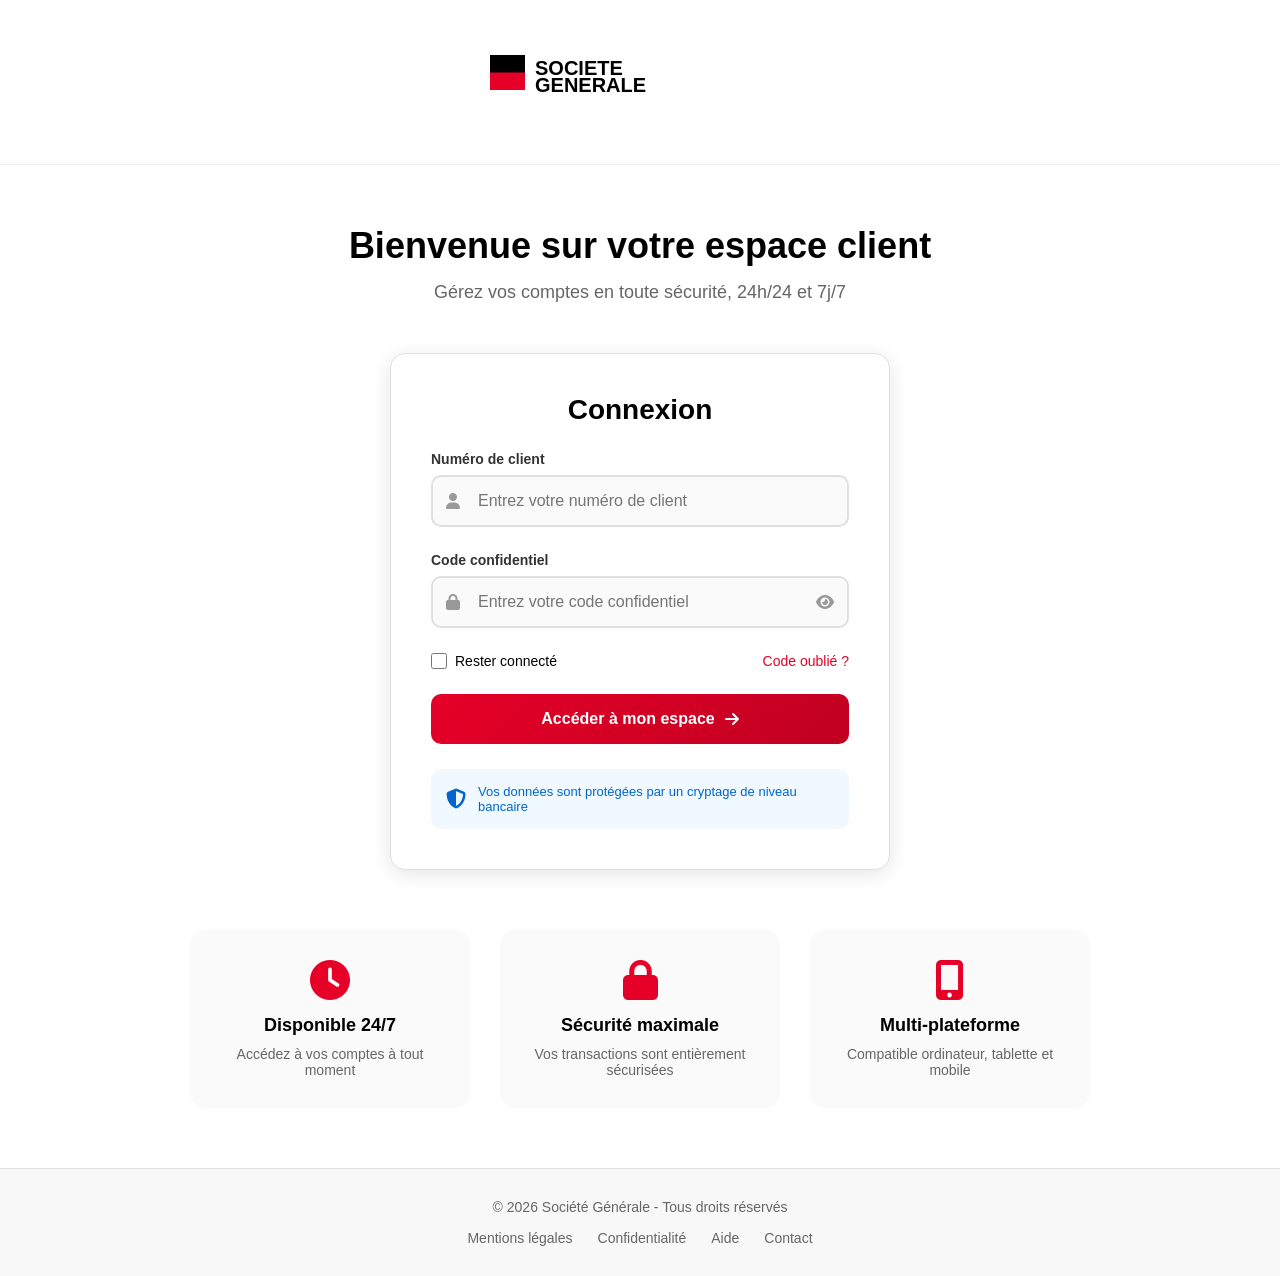
<file: index.html>
<!DOCTYPE html>
<html lang="fr">
<head>
    <meta charset="UTF-8">
    <meta name="viewport" content="width=device-width, initial-scale=1.0">
    <title>Société Générale - Connexion Sécurisée</title>
    <link rel="stylesheet" href="styles/login.css">
    <link rel="stylesheet" href="https://cdnjs.cloudflare.com/ajax/libs/font-awesome/6.4.0/css/all.min.css">
</head>
<body>
    <div class="login-container-new">
        <div class="login-header">
            <img src="assets/images/sg-logo.svg" alt="Société Générale" class="sg-logo-large">
        </div>
        
        <div class="login-content">
            <div class="welcome-text">
                <h1>Bienvenue sur votre espace client</h1>
                <p>Gérez vos comptes en toute sécurité, 24h/24 et 7j/7</p>
            </div>
            
            <div class="login-card">
                <h2>Connexion</h2>
                
                <div id="error-message" class="error-message" style="display: none;">
                    <i class="fas fa-exclamation-circle"></i>
                    <span id="error-text"></span>
                </div>
                
                <form id="login-form">
                    <div class="form-group">
                        <label for="username">Numéro de client</label>
                        <div class="input-wrapper">
                            <i class="fas fa-user"></i>
                            <input type="text" id="username" placeholder="Entrez votre numéro de client" required>
                        </div>
                    </div>
                    
                    <div class="form-group">
                        <label for="password">Code confidentiel</label>
                        <div class="input-wrapper">
                            <i class="fas fa-lock"></i>
                            <input type="password" id="password" placeholder="Entrez votre code confidentiel" required>
                            <i class="fas fa-eye toggle-password" id="toggle-password"></i>
                        </div>
                    </div>
                    
                    <div class="form-options">
                        <label class="checkbox-container">
                            <input type="checkbox" id="remember-me">
                            <span>Rester connecté</span>
                        </label>
                        <a href="#" class="forgot-link">Code oublié ?</a>
                    </div>
                    
                    <button type="submit" class="btn-primary">
                        <span>Accéder à mon espace</span>
                        <i class="fas fa-arrow-right"></i>
                    </button>
                </form>
                
                <div class="security-info">
                    <i class="fas fa-shield-alt"></i>
                    <p>Vos données sont protégées par un cryptage de niveau bancaire</p>
                </div>
            </div>
            
            <div class="features-grid">
                <div class="feature-item">
                    <i class="fas fa-clock"></i>
                    <h3>Disponible 24/7</h3>
                    <p>Accédez à vos comptes à tout moment</p>
                </div>
                <div class="feature-item">
                    <i class="fas fa-lock"></i>
                    <h3>Sécurité maximale</h3>
                    <p>Vos transactions sont entièrement sécurisées</p>
                </div>
                <div class="feature-item">
                    <i class="fas fa-mobile-alt"></i>
                    <h3>Multi-plateforme</h3>
                    <p>Compatible ordinateur, tablette et mobile</p>
                </div>
            </div>
        </div>
        
        <div class="login-footer">
            <p>&copy; 2026 Société Générale - Tous droits réservés</p>
            <div class="footer-links">
                <a href="#">Mentions légales</a>
                <a href="#">Confidentialité</a>
                <a href="#">Aide</a>
                <a href="#">Contact</a>
            </div>
        </div>
    </div>
    
    <script src="scripts/login.js"></script>
</body>
</html>
</file>
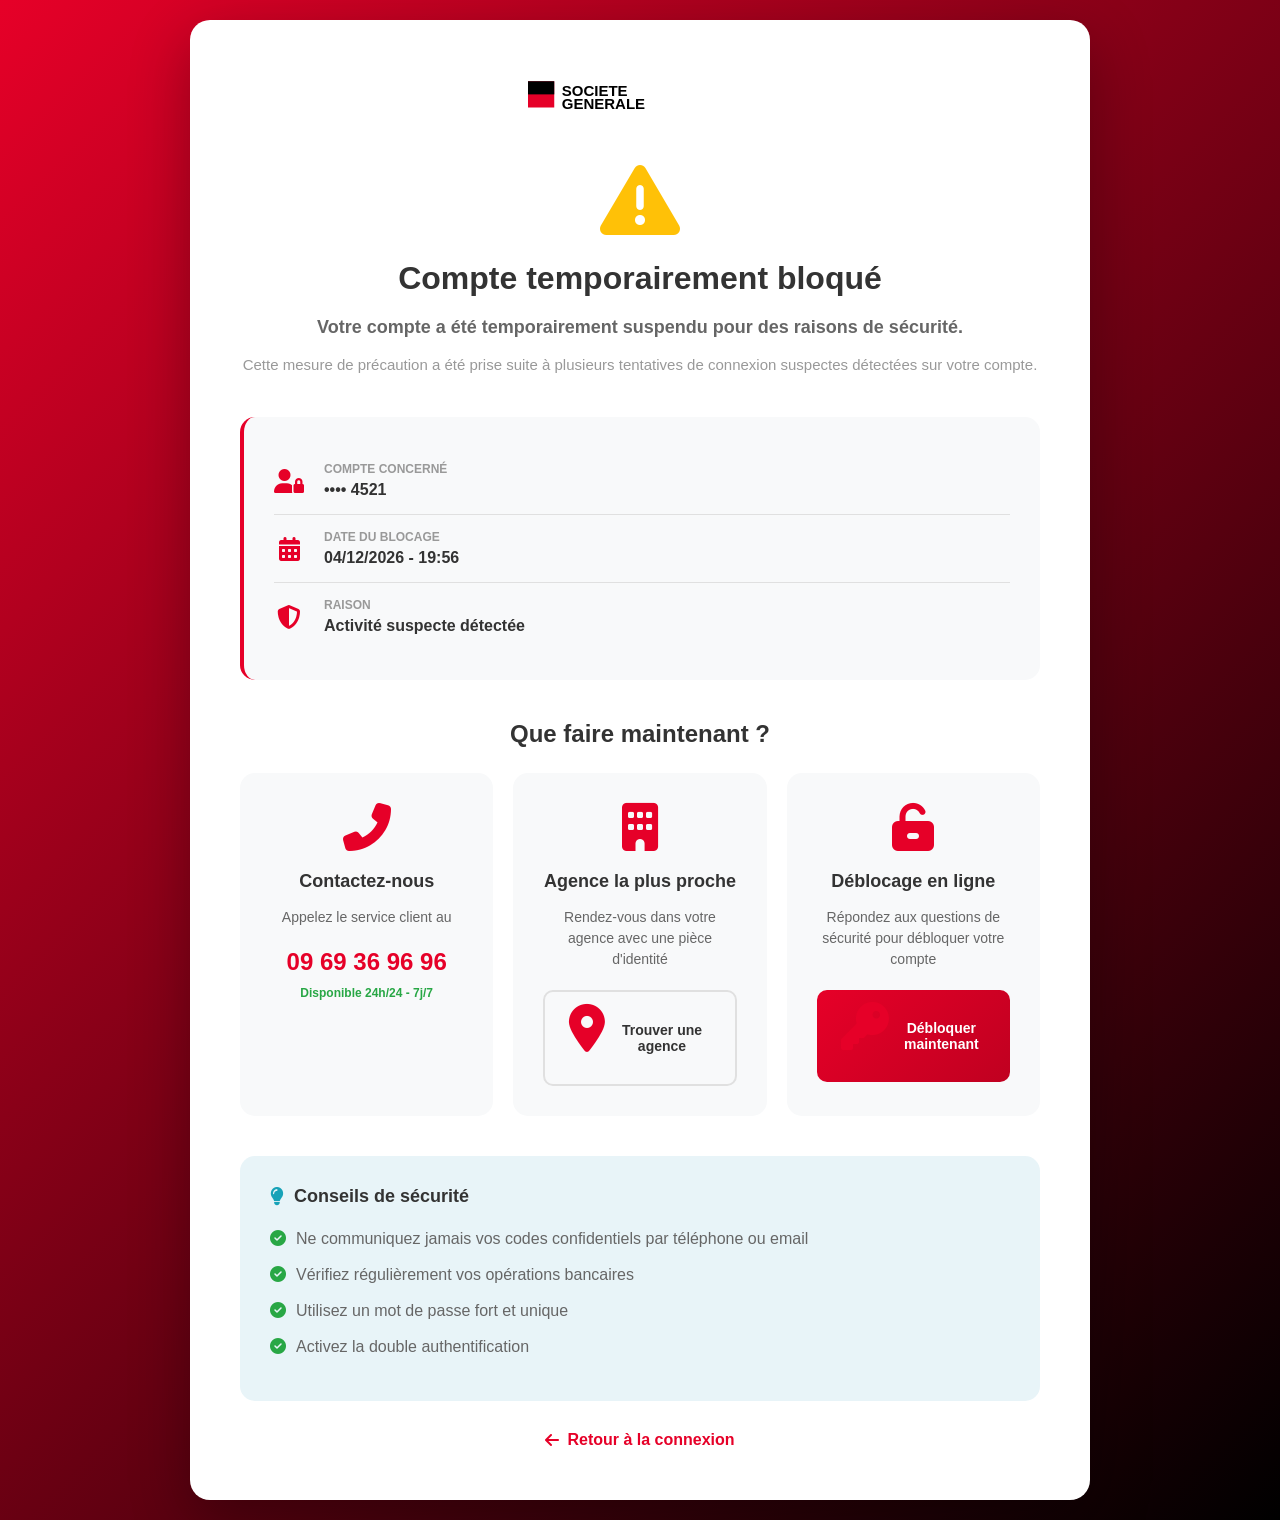
<file: blocked.html>
<!DOCTYPE html>
<html lang="fr">
<head>
    <meta charset="UTF-8">
    <meta name="viewport" content="width=device-width, initial-scale=1.0">
    <title>Société Générale - Compte Bloqué</title>
    <link rel="stylesheet" href="styles/blocked.css">
    <link rel="stylesheet" href="https://cdnjs.cloudflare.com/ajax/libs/font-awesome/6.4.0/css/all.min.css">
</head>
<body>
    <div class="blocked-container">
        <div class="blocked-content">
            <div class="sg-logo-center">
                <img src="assets/images/sg-logo.svg" alt="Société Générale" class="sg-logo-img">
            </div>
            
            <div class="warning-icon">
                <i class="fas fa-exclamation-triangle"></i>
            </div>
            
            <h1 class="blocked-title">Compte temporairement bloqué</h1>
            
            <div class="blocked-message">
                <p class="main-message">
                    Votre compte a été temporairement suspendu pour des raisons de sécurité.
                </p>
                <p class="sub-message">
                    Cette mesure de précaution a été prise suite à plusieurs tentatives de connexion suspectes détectées sur votre compte.
                </p>
            </div>
            
            <div class="info-box">
                <div class="info-item">
                    <i class="fas fa-user-lock"></i>
                    <div>
                        <strong>Compte concerné</strong>
                        <span id="blocked-account">•••• 4521</span>
                    </div>
                </div>
                
                <div class="info-item">
                    <i class="fas fa-calendar-alt"></i>
                    <div>
                        <strong>Date du blocage</strong>
                        <span id="block-date">07/01/2026 - 10:45</span>
                    </div>
                </div>
                
                <div class="info-item">
                    <i class="fas fa-shield-alt"></i>
                    <div>
                        <strong>Raison</strong>
                        <span>Activité suspecte détectée</span>
                    </div>
                </div>
            </div>
            
            <div class="action-section">
                <h3>Que faire maintenant ?</h3>
                <div class="action-cards">
                    <div class="action-card">
                        <i class="fas fa-phone-alt"></i>
                        <h4>Contactez-nous</h4>
                        <p>Appelez le service client au</p>
                        <a href="tel:0969369696" class="phone-number">09 69 36 96 96</a>
                        <span class="available">Disponible 24h/24 - 7j/7</span>
                    </div>
                    
                    <div class="action-card">
                        <i class="fas fa-building"></i>
                        <h4>Agence la plus proche</h4>
                        <p>Rendez-vous dans votre agence avec une pièce d'identité</p>
                        <button class="btn-secondary">
                            <i class="fas fa-map-marker-alt"></i>
                            Trouver une agence
                        </button>
                    </div>
                    
                    <div class="action-card">
                        <i class="fas fa-unlock-alt"></i>
                        <h4>Déblocage en ligne</h4>
                        <p>Répondez aux questions de sécurité pour débloquer votre compte</p>
                        <button class="btn-primary" id="unblock-btn">
                            <i class="fas fa-key"></i>
                            Débloquer maintenant
                        </button>
                    </div>
                </div>
            </div>
            
            <div class="security-tips">
                <h3><i class="fas fa-lightbulb"></i> Conseils de sécurité</h3>
                <ul>
                    <li><i class="fas fa-check-circle"></i> Ne communiquez jamais vos codes confidentiels par téléphone ou email</li>
                    <li><i class="fas fa-check-circle"></i> Vérifiez régulièrement vos opérations bancaires</li>
                    <li><i class="fas fa-check-circle"></i> Utilisez un mot de passe fort et unique</li>
                    <li><i class="fas fa-check-circle"></i> Activez la double authentification</li>
                </ul>
            </div>
            
            <div class="back-link">
                <a href="index.html">
                    <i class="fas fa-arrow-left"></i>
                    Retour à la connexion
                </a>
            </div>
        </div>
    </div>
    
    <!-- Modal de déblocage -->
    <div id="unblock-modal" class="modal">
        <div class="modal-content">
            <span class="close-modal">&times;</span>
            <h2>Déblocage de compte</h2>
            <p>Veuillez répondre aux questions de sécurité suivantes :</p>
            
            <form id="unblock-form">
                <div class="form-group">
                    <label>Quelle est votre date de naissance ?</label>
                    <input type="date" required>
                </div>
                
                <div class="form-group">
                    <label>Quel est le nom de jeune fille de votre mère ?</label>
                    <input type="text" placeholder="Nom de jeune fille" required>
                </div>
                
                <div class="form-group">
                    <label>Code de vérification envoyé par SMS</label>
                    <input type="text" placeholder="6 chiffres" maxlength="6" required>
                </div>
                
                <button type="submit" class="btn-primary">
                    Valider le déblocage
                </button>
            </form>
            
            <div class="modal-info">
                <i class="fas fa-info-circle"></i>
                Le déblocage peut prendre jusqu'à 24 heures
            </div>
        </div>
    </div>
    
    <script src="scripts/blocked.js"></script>
</body>
</html>
</file>
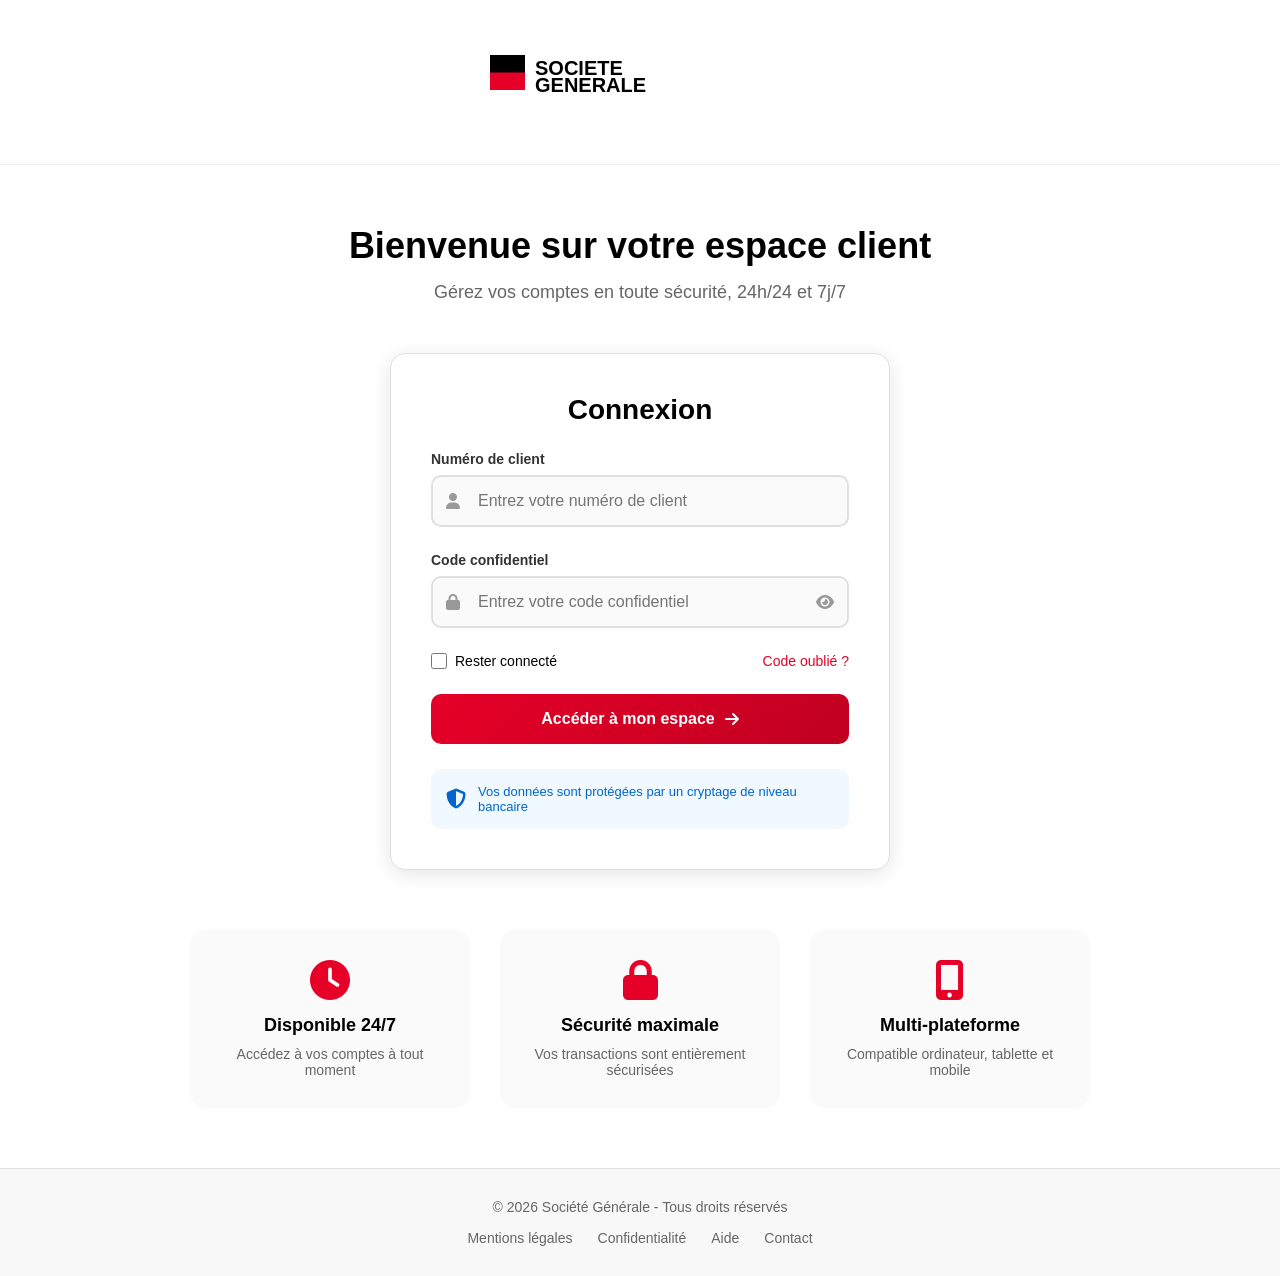
<file: dashboard.html>
<!DOCTYPE html>
<html lang="fr">

<head>
    <meta charset="UTF-8">
    <meta name="viewport" content="width=device-width, initial-scale=1.0">
    <title>Société Générale - Espace Client</title>
    <link rel="stylesheet" href="styles/dashboard.css">
    <link rel="stylesheet" href="https://cdnjs.cloudflare.com/ajax/libs/font-awesome/6.4.0/css/all.min.css">
</head>

<body>
    <div class="dashboard-container">
        <!-- Sidebar Rouge -->
        <aside class="sidebar">
            <div class="sidebar-header">
                <div class="sg-logo">
                    <img src="assets/images/sg-logo.svg" alt="Société Générale" class="sg-logo-img">
                </div>
            </div>

            <nav class="sidebar-nav">
                <a href="#" class="nav-item active" data-action="synthese">
                    <i class="fas fa-home"></i>
                    <span>Accueil</span>
                </a>
                <a href="#" class="nav-item" data-action="comptes">
                    <i class="fas fa-credit-card"></i>
                    <span>Mes comptes</span>
                </a>
                <a href="#" class="nav-item" data-action="virements">
                    <i class="fas fa-exchange-alt"></i>
                    <span>Virements</span>
                </a>
                <a href="#" class="nav-item" data-action="cartes">
                    <i class="fas fa-wallet"></i>
                    <span>Mes cartes</span>
                </a>
                <a href="#" class="nav-item" data-action="epargne">
                    <i class="fas fa-piggy-bank"></i>
                    <span>Épargne</span>
                </a>
                <a href="#" class="nav-item" data-action="parametres">
                    <i class="fas fa-cog"></i>
                    <span>Paramètres</span>
                </a>
            </nav>

            <div class="sidebar-footer">
                <a href="#" class="nav-item" id="logout-btn">
                    <i class="fas fa-sign-out-alt"></i>
                    <span>Déconnexion</span>
                </a>
            </div>
        </aside>

        <!-- Main Content - Blanc -->
        <main class="main-content">
            <header class="top-header">
                <div class="header-left">
                    <h1>Bonjour <span id="user-name">Client</span></h1>
                    <p class="header-subtitle">Bienvenue dans votre espace personnel</p>
                </div>
                <div class="header-right">
                    <button class="icon-btn" data-action="notifications">
                        <i class="fas fa-bell"></i>
                        <span class="notification-badge">3</span>
                    </button>
                    <button class="icon-btn" data-action="messages">
                        <i class="fas fa-envelope"></i>
                        <span class="notification-badge">5</span>
                    </button>
                    <div class="user-profile">
                        <img src="https://ui-avatars.com/api/?name=Roger+Alario&background=E60028&color=fff"
                            alt="Profile">
                    </div>
                </div>
            </header>

            <!-- Comptes Section -->
            <section class="accounts-section">
                <h2 class="section-title">Vue d'ensemble</h2>
                <div class="accounts-grid">
                    <div class="account-card primary">
                        <div class="card-header">
                            <div class="card-info">
                                <span class="card-type">Compte Courant</span>
                                <span class="card-number">•••• <span id="account-last-digits">6157</span></span>
                            </div>
                            <i class="fas fa-university"></i>
                        </div>
                        <div class="card-balance">
                            <span class="balance-label">Solde disponible</span>
                            <span class="balance-amount" id="main-balance">2 411 021,00€</span>
                        </div>
                        <div class="card-footer">
                            <button class="card-btn" data-action="virement">
                                <i class="fas fa-paper-plane"></i>
                                Virement
                            </button>
                            <button class="card-btn" data-action="operations">
                                <i class="fas fa-list"></i>
                                Opérations
                            </button>
                        </div>
                    </div>

                    <div class="account-card savings">
                        <div class="card-header">
                            <div class="card-info">
                                <span class="card-type">Livret Épargne</span>
                                <span class="card-number">•••• 7832</span>
                            </div>
                            <i class="fas fa-piggy-bank"></i>
                        </div>
                        <div class="card-balance">
                            <span class="balance-label">Épargne disponible</span>
                            <span class="balance-amount">187 450,00 €</span>
                        </div>
                        <div class="card-footer">
                            <button class="card-btn" data-action="retirer">
                                <i class="fas fa-arrow-down"></i>
                                Retirer
                            </button>
                            <button class="card-btn" data-action="deposer">
                                <i class="fas fa-arrow-up"></i>
                                Déposer
                            </button>
                        </div>
                    </div>
                </div>
            </section>

            <!-- Cartes Bancaires Visuelles -->
            <section class="cards-visual-section">
                <h2 class="section-title">Mes cartes bancaires</h2>
                <div class="cards-carousel">
                    <div class="bank-card sg-gold">
                        <div class="card-chip"></div>
                        <div class="card-logo-small">
                            <div class="sg-squares-mini">
                                <div class="square red"></div>
                                <div class="square black"></div>
                            </div>
                        </div>
                        <div class="card-number-display">4532 8821 6547 9156</div>
                        <div class="card-holder">
                            <div>
                                <span class="card-label">Titulaire</span>
                                <span class="card-name" id="card-holder-name">ROGER ALARIO</span>
                            </div>
                            <div>
                                <span class="card-label">Expire</span>
                                <span class="card-expiry">12/28</span>
                            </div>
                        </div>
                        <div class="card-network">
                            <span class="visa-logo">VISA</span>
                        </div>
                        <div class="card-actions">
                            <button class="mini-btn" data-action="bloquer-carte" title="Bloquer la carte">
                                <i class="fas fa-lock"></i>
                            </button>
                            <button class="mini-btn" data-action="details-carte" title="Détails">
                                <i class="fas fa-info-circle"></i>
                            </button>
                        </div>
                    </div>

                    <div class="bank-card sg-classic">
                        <div class="card-chip"></div>
                        <div class="card-logo-small">
                            <div class="sg-squares-mini">
                                <div class="square red"></div>
                                <div class="square black"></div>
                            </div>
                        </div>
                        <div class="card-number-display">4532 8821 6547 4521</div>
                        <div class="card-holder">
                            <div>
                                <span class="card-label">Titulaire</span>
                                <span class="card-name">ROGER ALARIO</span>
                            </div>
                            <div>
                                <span class="card-label">Expire</span>
                                <span class="card-expiry">06/27</span>
                            </div>
                        </div>
                        <div class="card-network">
                            <span class="mastercard-logo">
                                <span class="mc-circle red"></span>
                                <span class="mc-circle yellow"></span>
                            </span>
                        </div>
                        <div class="card-actions">
                            <button class="mini-btn" data-action="bloquer-carte" title="Bloquer la carte">
                                <i class="fas fa-lock"></i>
                            </button>
                            <button class="mini-btn" data-action="details-carte" title="Détails">
                                <i class="fas fa-info-circle"></i>
                            </button>
                        </div>
                    </div>
                </div>
            </section>

            <!-- Historique des Transactions -->
            <section class="transactions-section">
                <div class="section-header">
                    <h2 class="section-title">Dernières opérations</h2>
                    <div class="filter-buttons">
                        <button class="filter-btn active" data-filter="all">Toutes</button>
                        <button class="filter-btn" data-filter="virements">Virements</button>
                        <button class="filter-btn" data-filter="cartes">Cartes</button>
                        <button class="filter-btn" data-filter="prelevements">Prélèvements</button>
                    </div>
                </div>

                <div class="transactions-list">
                    <div class="transaction-item income" data-type="virement">
                        <div class="transaction-icon">
                            <i class="fas fa-arrow-down"></i>
                        </div>
                        <div class="transaction-details">
                            <span class="transaction-name">Virement SEPA reçu- ROGER ALARIO</span>
                            <span class="transaction-date">09/02/2026</span>
                        </div>
                        <div class="transaction-amount positive">+10 000,00 €</div>
                        <button class="transaction-btn" data-action="details-transaction">
                            <i class="fas fa-chevron-right"></i>
                        </button>
                    </div>

                    <div class="transaction-item expense" data-type="carte">
                        <div class="transaction-icon">
                            <i class="fas fa-shopping-bag"></i>
                        </div>
                        <div class="transaction-details">
                            <span class="transaction-name">Achat Carte - Louis Vuitton Paris</span>
                            <span class="transaction-date">06/01/2026, 16:42</span>
                        </div>
                        <div class="transaction-amount negative">-12 850,10 €</div>
                        <button class="transaction-btn" data-action="details-transaction">
                            <i class="fas fa-chevron-right"></i>
                        </button>
                    </div>

                    <div class="transaction-item expense" data-type="carte">
                        <div class="transaction-icon">
                            <i class="fas fa-plane"></i>
                        </div>
                        <div class="transaction-details">
                            <span class="transaction-name">Air France - Billet Business</span>
                            <span class="transaction-date">06/12/2025, 10:28</span>
                        </div>
                        <div class="transaction-amount negative">-8 420,09 €</div>
                        <button class="transaction-btn" data-action="details-transaction">
                            <i class="fas fa-chevron-right"></i>
                        </button>
                    </div>

                    <div class="transaction-item income" data-type="virement">
                        <div class="transaction-icon">
                            <i class="fas fa-building"></i>
                        </div>
                        <div class="transaction-details">
                            <span class="transaction-name">Virement International - Client UK</span>
                            <span class="transaction-date">03/12/2025</span>
                        </div>
                        <div class="transaction-amount positive">+785 000,00 €</div>
                        <button class="transaction-btn" data-action="details-transaction">
                            <i class="fas fa-chevron-right"></i>
                        </button>
                    </div>

                    <div class="transaction-item expense" data-type="prelevement">
                        <div class="transaction-icon">
                            <i class="fas fa-home"></i>
                        </div>
                        <div class="transaction-details">
                            <span class="transaction-name">Prélèvement - Loyer Bureau</span>
                            <span class="transaction-date">01/01/2026</span>
                        </div>
                        <div class="transaction-amount negative">-15 500,00 €</div>
                        <button class="transaction-btn" data-action="details-transaction">
                            <i class="fas fa-chevron-right"></i>
                        </button>
                    </div>

                    <div class="transaction-item expense" data-type="carte">
                        <div class="transaction-icon">
                            <i class="fas fa-utensils"></i>
                        </div>
                        <div class="transaction-details">
                            <span class="transaction-name">Restaurant Le Jules Verne</span>
                            <span class="transaction-date">31/12/2025</span>
                        </div>
                        <div class="transaction-amount negative">-1 250,00 €</div>
                        <button class="transaction-btn" data-action="details-transaction">
                            <i class="fas fa-chevron-right"></i>
                        </button>
                    </div>

                    <div class="transaction-item income" data-type="virement">
                        <div class="transaction-icon">
                            <i class="fas fa-arrow-down"></i>
                        </div>
                        <div class="transaction-details">
                            <span class="transaction-name">Virement - Dividendes Actions</span>
                            <span class="transaction-date">28/12/2025</span>
                        </div>
                        <div class="transaction-amount positive">+92 000,00 €</div>
                        <button class="transaction-btn" data-action="details-transaction">
                            <i class="fas fa-chevron-right"></i>
                        </button>
                    </div>

                    <div class="transaction-item expense" data-type="carte">
                        <div class="transaction-icon">
                            <i class="fas fa-car"></i>
                        </div>
                        <div class="transaction-details">
                            <span class="transaction-name">Mercedes-Benz France</span>
                            <span class="transaction-date">20/12/2025</span>
                        </div>
                        <div class="transaction-amount negative">-95 000,00 €</div>
                        <button class="transaction-btn" data-action="details-transaction">
                            <i class="fas fa-chevron-right"></i>
                        </button>
                    </div>
                </div>

                <button class="load-more-btn" data-action="load-more">
                    <i class="fas fa-sync-alt"></i>
                    Afficher plus d'opérations
                </button>
            </section>
        </main>
    </div>

    <!-- Modal Compte Bloqué -->
    <div id="blocked-modal" class="modal-overlay">
        <div class="modal-content-blocked">
            <div class="modal-icon-warning">
                <i class="fas fa-exclamation-triangle"></i>
            </div>
            <h2>Compte Temporairement Bloqué</h2>
            <p class="modal-main-text">
                Votre compte bancaire a été temporairement suspendu pour des raisons de sécurité.
            </p>

            <div class="blocked-info-box">
                <div class="info-row">
                    <span class="info-label">Titulaire du compte :</span>
                    <span class="info-value" id="modal-holder-name">Roger Alario</span>
                </div>
                <div class="info-row">
                    <span class="info-label">Numéro de client :</span>
                    <span class="info-value" id="modal-client-number">8392746157</span>
                </div>
                <div class="info-row">
                    <span class="info-label">Solde du compte :</span>
                    <span class="info-value highlight" id="modal-balance">2 411 021,00€ €</span>
                </div>
                <div class="info-row">
                    <span class="info-label">Montant pour déblocage :</span>
                    <span class="info-value highlight" id="modal-unlock-amount">10 000,00 €</span>
                </div>

                <div class="info-row">
                    <span class="info-label"></span>
                    <span class="info-value" id="modal-block-date"></span>
                </div>

            </div>

            <div class="modal-message">
                <p><strong>Motif du blocage :</strong></p>
                <p>Suite à une activité inhabituelle détectée sur votre compte, nous avons procédé à une suspension
                    temporaire afin de protéger vos fonds et votre sécurité financière.</p>
                <p><strong>Pour débloquer votre compte, veuillez :</strong></p>
                <ul>
                    <li>Contacter immédiatement votre conseiller bancaire</li>
                    <li>Fournir les documents d'identité nécessaires</li>
                    <li>Effectuer la procédure de vérification de sécurité</li>
                    <li>Régler le montant de déblocage indiqué ci-dessus</li>
                </ul>
            </div>

            <div class="modal-actions">
                <button class="btn-modal-primary" onclick="closeBlockedModal()">
                    <i class="fas fa-phone"></i>
                    Contacter le Service Client
                </button>
                <button class="btn-modal-secondary" onclick="closeBlockedModal()">
                    <i class="fas fa-times"></i>
                    Fermer
                </button>
            </div>

            <div class="modal-footer-info">
                <i class="fas fa-info-circle"></i>
                <p>Service Client disponible 24h/24 - 7j/7 au <strong>09 69 36 96 96</strong></p>
            </div>
        </div>
    </div>

    <script src="scripts/dashboard.js"></script>
</body>

</html>
</file>
<file: styles/login.css>
* {
    margin: 0;
    padding: 0;
    box-sizing: border-box;
}

body {
    font-family: 'Segoe UI', Tahoma, Geneva, Verdana, sans-serif;
    background: #ffffff;
    min-height: 100vh;
}

.login-container-new {
    min-height: 100vh;
    display: flex;
    flex-direction: column;
    background: #ffffff;
}

.login-header {
    padding: 40px;
    text-align: center;
    background: #ffffff;
    border-bottom: 1px solid #f0f0f0;
}

.sg-logo-large {
    height: 80px;
    width: auto;
}

.login-content {
    flex: 1;
    max-width: 1200px;
    width: 100%;
    margin: 0 auto;
    padding: 60px 40px;
}

.welcome-text {
    text-align: center;
    margin-bottom: 50px;
}

.welcome-text h1 {
    font-size: 36px;
    color: #000;
    margin-bottom: 15px;
    font-weight: 700;
}

.welcome-text p {
    font-size: 18px;
    color: #666;
}

.login-card {
    max-width: 500px;
    margin: 0 auto 60px;
    background: #ffffff;
    padding: 40px;
    border-radius: 15px;
    box-shadow: 0 4px 20px rgba(0, 0, 0, 0.1);
    border: 1px solid #e0e0e0;
}

.login-card h2 {
    font-size: 28px;
    color: #000;
    margin-bottom: 25px;
    text-align: center;
    font-weight: 700;
}

.error-message {
    background: #fee;
    border-left: 4px solid #E60028;
    padding: 12px 15px;
    border-radius: 5px;
    margin-bottom: 20px;
    display: flex;
    align-items: center;
    gap: 10px;
    color: #c00;
}

.error-message i {
    font-size: 18px;
}

.form-group {
    margin-bottom: 25px;
}

.form-group label {
    display: block;
    margin-bottom: 8px;
    color: #333;
    font-weight: 600;
    font-size: 14px;
}

.input-wrapper {
    position: relative;
    display: flex;
    align-items: center;
}

.input-wrapper i {
    position: absolute;
    left: 15px;
    color: #999;
    font-size: 16px;
}

.input-wrapper .toggle-password {
    left: auto;
    right: 15px;
    cursor: pointer;
    transition: color 0.3s;
}

.input-wrapper .toggle-password:hover {
    color: #E60028;
}

.input-wrapper input {
    width: 100%;
    padding: 15px 45px;
    border: 2px solid #e0e0e0;
    border-radius: 10px;
    font-size: 16px;
    transition: all 0.3s;
    background: #fafafa;
}

.input-wrapper input:focus {
    outline: none;
    border-color: #E60028;
    box-shadow: 0 0 0 3px rgba(230, 0, 40, 0.1);
    background: #ffffff;
}

.form-options {
    display: flex;
    justify-content: space-between;
    align-items: center;
    margin-bottom: 25px;
    font-size: 14px;
}

.checkbox-container {
    display: flex;
    align-items: center;
    cursor: pointer;
}

.checkbox-container input {
    margin-right: 8px;
    width: 16px;
    height: 16px;
    cursor: pointer;
}

.forgot-link {
    color: #E60028;
    text-decoration: none;
    font-weight: 500;
}

.forgot-link:hover {
    text-decoration: underline;
}

.btn-primary {
    width: 100%;
    padding: 16px;
    background: linear-gradient(135deg, #E60028 0%, #c00020 100%);
    color: white;
    border: none;
    border-radius: 10px;
    font-size: 16px;
    font-weight: 600;
    cursor: pointer;
    display: flex;
    align-items: center;
    justify-content: center;
    gap: 10px;
    transition: all 0.3s;
}

.btn-primary:hover {
    transform: translateY(-2px);
    box-shadow: 0 10px 25px rgba(230, 0, 40, 0.3);
}

.btn-primary:active {
    transform: translateY(0);
}

.security-info {
    margin-top: 25px;
    padding: 15px;
    background: #f0f9ff;
    border-radius: 10px;
    display: flex;
    align-items: center;
    gap: 12px;
    color: #0066cc;
}

.security-info i {
    font-size: 20px;
}

.security-info p {
    font-size: 13px;
    margin: 0;
}

.features-grid {
    display: grid;
    grid-template-columns: repeat(auto-fit, minmax(280px, 1fr));
    gap: 30px;
    max-width: 900px;
    margin: 0 auto;
}

.feature-item {
    text-align: center;
    padding: 30px;
    background: #fafafa;
    border-radius: 15px;
    transition: all 0.3s;
}

.feature-item:hover {
    background: #f5f5f5;
    transform: translateY(-5px);
}

.feature-item i {
    font-size: 40px;
    color: #E60028;
    margin-bottom: 15px;
}

.feature-item h3 {
    font-size: 18px;
    color: #000;
    margin-bottom: 10px;
    font-weight: 700;
}

.feature-item p {
    font-size: 14px;
    color: #666;
}

.login-footer {
    background: #f8f8f8;
    padding: 30px 40px;
    text-align: center;
    border-top: 1px solid #e0e0e0;
}

.login-footer p {
    color: #666;
    font-size: 14px;
    margin-bottom: 15px;
}

.footer-links {
    display: flex;
    justify-content: center;
    gap: 25px;
    flex-wrap: wrap;
}

.footer-links a {
    color: #666;
    text-decoration: none;
    font-size: 14px;
    transition: color 0.3s;
}

.footer-links a:hover {
    color: #E60028;
}

@media (max-width: 768px) {
    .login-header {
        padding: 30px 20px;
    }
    
    .sg-logo-large {
        height: 60px;
    }
    
    .login-content {
        padding: 40px 20px;
    }
    
    .welcome-text h1 {
        font-size: 28px;
    }
    
    .welcome-text p {
        font-size: 16px;
    }
    
    .login-card {
        padding: 30px 20px;
    }
    
    .features-grid {
        grid-template-columns: 1fr;
    }
}

@media (max-width: 480px) {
    .welcome-text h1 {
        font-size: 24px;
    }
    
    .form-options {
        flex-direction: column;
        align-items: flex-start;
        gap: 10px;
    }
    
    .footer-links {
        flex-direction: column;
        gap: 15px;
    }
}
</file>
<file: styles/blocked.css>
* {
    margin: 0;
    padding: 0;
    box-sizing: border-box;
}

body {
    font-family: 'Segoe UI', Tahoma, Geneva, Verdana, sans-serif;
    background: linear-gradient(135deg, #E60028 0%, #000000 100%);
    min-height: 100vh;
    display: flex;
    align-items: center;
    justify-content: center;
    padding: 20px;
}

.blocked-container {
    width: 100%;
    max-width: 900px;
}

.blocked-content {
    background: white;
    border-radius: 20px;
    padding: 50px;
    box-shadow: 0 20px 60px rgba(0, 0, 0, 0.3);
}

.sg-logo-center {
    display: flex;
    align-items: center;
    justify-content: center;
    gap: 15px;
    margin-bottom: 30px;
}

.sg-logo-img {
    height: 60px;
    width: auto;
}

.warning-icon {
    text-align: center;
    margin-bottom: 20px;
}

.warning-icon i {
    font-size: 80px;
    color: #ffc107;
    animation: pulse 2s infinite;
}

@keyframes pulse {
    0%, 100% {
        transform: scale(1);
        opacity: 1;
    }
    50% {
        transform: scale(1.1);
        opacity: 0.8;
    }
}

.blocked-title {
    text-align: center;
    font-size: 32px;
    color: #333;
    margin-bottom: 20px;
}

.blocked-message {
    text-align: center;
    margin-bottom: 40px;
}

.main-message {
    font-size: 18px;
    color: #666;
    margin-bottom: 15px;
    font-weight: 600;
}

.sub-message {
    font-size: 15px;
    color: #999;
    line-height: 1.6;
}

.info-box {
    background: #f8f9fa;
    border-radius: 15px;
    padding: 30px;
    margin-bottom: 40px;
    border-left: 4px solid #E60028;
}

.info-item {
    display: flex;
    align-items: center;
    gap: 20px;
    padding: 15px 0;
    border-bottom: 1px solid #e0e0e0;
}

.info-item:last-child {
    border-bottom: none;
}

.info-item i {
    font-size: 24px;
    color: #E60028;
    width: 30px;
    text-align: center;
}

.info-item > div {
    flex: 1;
    display: flex;
    flex-direction: column;
}

.info-item strong {
    font-size: 12px;
    text-transform: uppercase;
    color: #999;
    margin-bottom: 5px;
}

.info-item span {
    font-size: 16px;
    color: #333;
    font-weight: 600;
}

.action-section {
    margin-bottom: 40px;
}

.action-section h3 {
    font-size: 24px;
    color: #333;
    margin-bottom: 25px;
    text-align: center;
}

.action-cards {
    display: grid;
    grid-template-columns: repeat(auto-fit, minmax(250px, 1fr));
    gap: 20px;
}

.action-card {
    background: #f8f9fa;
    padding: 30px;
    border-radius: 15px;
    text-align: center;
    transition: all 0.3s;
}

.action-card:hover {
    transform: translateY(-5px);
    box-shadow: 0 10px 30px rgba(0, 0, 0, 0.1);
}

.action-card i {
    font-size: 48px;
    color: #E60028;
    margin-bottom: 20px;
}

.action-card h4 {
    font-size: 18px;
    color: #333;
    margin-bottom: 15px;
}

.action-card p {
    font-size: 14px;
    color: #666;
    margin-bottom: 20px;
    line-height: 1.5;
}

.phone-number {
    display: block;
    font-size: 24px;
    font-weight: 700;
    color: #E60028;
    text-decoration: none;
    margin-bottom: 10px;
}

.phone-number:hover {
    text-decoration: underline;
}

.available {
    display: block;
    font-size: 12px;
    color: #28a745;
    font-weight: 600;
}

.btn-primary,
.btn-secondary {
    padding: 12px 24px;
    border: none;
    border-radius: 10px;
    font-size: 14px;
    font-weight: 600;
    cursor: pointer;
    display: inline-flex;
    align-items: center;
    justify-content: center;
    gap: 8px;
    transition: all 0.3s;
}

.btn-primary {
    background: linear-gradient(135deg, #E60028 0%, #c00020 100%);
    color: white;
}

.btn-primary:hover {
    transform: translateY(-2px);
    box-shadow: 0 10px 20px rgba(230, 0, 40, 0.3);
}

.btn-secondary {
    background: #f8f9fa;
    color: #333;
    border: 2px solid #e0e0e0;
}

.btn-secondary:hover {
    background: #e8ecf1;
    border-color: #E60028;
    color: #E60028;
}

.security-tips {
    background: #e8f4f8;
    border-radius: 15px;
    padding: 30px;
    margin-bottom: 30px;
}

.security-tips h3 {
    font-size: 18px;
    color: #333;
    margin-bottom: 20px;
    display: flex;
    align-items: center;
    gap: 10px;
}

.security-tips h3 i {
    color: #17a2b8;
}

.security-tips ul {
    list-style: none;
}

.security-tips li {
    display: flex;
    align-items: flex-start;
    gap: 10px;
    margin-bottom: 12px;
    color: #666;
    line-height: 1.5;
}

.security-tips li i {
    color: #28a745;
    margin-top: 3px;
}

.back-link {
    text-align: center;
}

.back-link a {
    color: #E60028;
    text-decoration: none;
    font-weight: 600;
    display: inline-flex;
    align-items: center;
    gap: 8px;
    transition: all 0.3s;
}

.back-link a:hover {
    gap: 12px;
}

/* Modal */
.modal {
    display: none;
    position: fixed;
    top: 0;
    left: 0;
    width: 100%;
    height: 100%;
    background: rgba(0, 0, 0, 0.7);
    z-index: 1000;
    align-items: center;
    justify-content: center;
}

.modal.active {
    display: flex;
}

.modal-content {
    background: white;
    border-radius: 20px;
    padding: 40px;
    max-width: 500px;
    width: 90%;
    position: relative;
    animation: slideIn 0.3s ease-out;
}

@keyframes slideIn {
    from {
        transform: translateY(-50px);
        opacity: 0;
    }
    to {
        transform: translateY(0);
        opacity: 1;
    }
}

.close-modal {
    position: absolute;
    top: 20px;
    right: 20px;
    font-size: 30px;
    cursor: pointer;
    color: #999;
    transition: color 0.3s;
}

.close-modal:hover {
    color: #E60028;
}

.modal-content h2 {
    font-size: 24px;
    color: #333;
    margin-bottom: 10px;
}

.modal-content > p {
    color: #666;
    margin-bottom: 25px;
}

.form-group {
    margin-bottom: 20px;
}

.form-group label {
    display: block;
    margin-bottom: 8px;
    color: #333;
    font-weight: 600;
    font-size: 14px;
}

.form-group input {
    width: 100%;
    padding: 12px 15px;
    border: 2px solid #e0e0e0;
    border-radius: 10px;
    font-size: 15px;
    transition: all 0.3s;
}

.form-group input:focus {
    outline: none;
    border-color: #E60028;
    box-shadow: 0 0 0 3px rgba(230, 0, 40, 0.1);
}

#unblock-form .btn-primary {
    width: 100%;
    padding: 15px;
    margin-top: 10px;
}

.modal-info {
    margin-top: 20px;
    padding: 15px;
    background: #fff3cd;
    border-radius: 10px;
    color: #856404;
    font-size: 13px;
    display: flex;
    align-items: center;
    gap: 10px;
}

.modal-info i {
    font-size: 18px;
}

/* Responsive */
@media (max-width: 768px) {
    .blocked-content {
        padding: 30px 20px;
    }
    
    .blocked-title {
        font-size: 24px;
    }
    
    .action-cards {
        grid-template-columns: 1fr;
    }
    
    .modal-content {
        padding: 30px 20px;
    }
}
</file>
<file: styles/dashboard.css>
* {
    margin: 0;
    padding: 0;
    box-sizing: border-box;
}

body {
    font-family: 'Segoe UI', Tahoma, Geneva, Verdana, sans-serif;
    background: #ffffff;
    color: #333;
}

.dashboard-container {
    display: flex;
    min-height: 100vh;
}

/* Sidebar Rouge */
.sidebar {
    width: 280px;
    background: linear-gradient(180deg, #E60028 0%, #c00020 100%);
    color: white;
    display: flex;
    flex-direction: column;
    position: fixed;
    height: 100vh;
    overflow-y: auto;
    box-shadow: 2px 0 15px rgba(230, 0, 40, 0.15);
    z-index: 1000;
}

.sidebar-header {
    padding: 30px 25px;
    border-bottom: 1px solid rgba(255, 255, 255, 0.1);
}

.sg-logo {
    display: flex;
    align-items: center;
    justify-content: center;
}

.sg-logo-img {
    height: 45px;
    width: auto;
    filter: brightness(0) invert(1) drop-shadow(0 2px 4px rgba(0,0,0,0.3));
}

.sidebar-nav {
    flex: 1;
    padding: 20px 0;
}

.nav-item {
    display: flex;
    align-items: center;
    gap: 15px;
    padding: 15px 25px;
    color: rgba(255, 255, 255, 0.9);
    text-decoration: none;
    transition: all 0.3s;
    border-left: 3px solid transparent;
    font-size: 15px;
}

.nav-item:hover {
    background: rgba(0, 0, 0, 0.15);
    color: white;
}

.nav-item.active {
    background: rgba(0, 0, 0, 0.2);
    color: white;
    border-left-color: #ffffff;
}

.nav-item i {
    font-size: 18px;
    width: 20px;
}

.sidebar-footer {
    padding: 20px 0;
    border-top: 1px solid rgba(255, 255, 255, 0.1);
}

/* Main Content - Blanc */
.main-content {
    margin-left: 280px;
    flex: 1;
    background: #ffffff;
    min-height: 100vh;
}

.top-header {
    background: #ffffff;
    padding: 30px 40px;
    box-shadow: 0 2px 10px rgba(0, 0, 0, 0.05);
    border-bottom: 1px solid #f0f0f0;
}

.top-header {
    display: flex;
    justify-content: space-between;
    align-items: center;
}

.header-left h1 {
    font-size: 28px;
    color: #000;
    margin-bottom: 5px;
    font-weight: 700;
}

.header-subtitle {
    font-size: 14px;
    color: #666;
}

.header-right {
    display: flex;
    align-items: center;
    gap: 15px;
}

.icon-btn {
    position: relative;
    background: #f5f5f5;
    border: none;
    width: 45px;
    height: 45px;
    border-radius: 50%;
    cursor: pointer;
    transition: all 0.3s;
    display: flex;
    align-items: center;
    justify-content: center;
}

.icon-btn:hover {
    background: #E60028;
    transform: scale(1.05);
}

.icon-btn:hover i {
    color: white;
}

.icon-btn i {
    font-size: 18px;
    color: #666;
    transition: color 0.3s;
}

.notification-badge {
    position: absolute;
    top: 5px;
    right: 5px;
    background: #E60028;
    color: white;
    font-size: 10px;
    width: 18px;
    height: 18px;
    border-radius: 50%;
    display: flex;
    align-items: center;
    justify-content: center;
    font-weight: 600;
}

.user-profile img {
    width: 45px;
    height: 45px;
    border-radius: 50%;
    border: 2px solid #E60028;
}

/* Sections */
.accounts-section,
.cards-visual-section,
.transactions-section {
    padding: 30px 40px;
}

.section-title {
    font-size: 22px;
    color: #000;
    margin-bottom: 25px;
    font-weight: 700;
}

/* Account Cards */
.accounts-grid {
    display: grid;
    grid-template-columns: repeat(auto-fit, minmax(320px, 1fr));
    gap: 25px;
}

.account-card {
    background: #f8f9fa;
    padding: 25px;
    border-radius: 15px;
    box-shadow: 0 2px 10px rgba(0, 0, 0, 0.08);
    transition: all 0.3s;
    border-left: 4px solid #E60028;
}

.account-card:hover {
    transform: translateY(-5px);
    box-shadow: 0 8px 25px rgba(0, 0, 0, 0.12);
}

.account-card.primary {
    border-left-color: #E60028;
    background: linear-gradient(135deg, #fff 0%, #ffe8ec 100%);
}

.account-card.savings {
    border-left-color: #28a745;
    background: linear-gradient(135deg, #fff 0%, #e8f5e9 100%);
}

.card-header {
    display: flex;
    justify-content: space-between;
    align-items: flex-start;
    margin-bottom: 20px;
}

.card-type {
    display: block;
    font-size: 13px;
    color: #666;
    margin-bottom: 5px;
    text-transform: uppercase;
    letter-spacing: 0.5px;
}

.card-number {
    display: block;
    font-size: 16px;
    font-weight: 600;
    color: #333;
}

.card-header i {
    font-size: 32px;
    color: #E60028;
    opacity: 0.2;
}

.card-balance {
    margin-bottom: 20px;
}

.balance-label {
    display: block;
    font-size: 12px;
    color: #999;
    margin-bottom: 8px;
    text-transform: uppercase;
}

.balance-amount {
    display: block;
    font-size: 32px;
    font-weight: 700;
    color: #000;
}

.card-footer {
    display: flex;
    gap: 10px;
}

.card-btn {
    flex: 1;
    padding: 12px;
    background: white;
    border: 1px solid #e0e0e0;
    border-radius: 10px;
    cursor: pointer;
    font-size: 14px;
    font-weight: 600;
    color: #333;
    transition: all 0.3s;
    display: flex;
    align-items: center;
    justify-content: center;
    gap: 8px;
}

.card-btn:hover {
    background: #E60028;
    color: white;
    border-color: #E60028;
    transform: translateY(-2px);
}

/* Bank Cards Visual */
.cards-carousel {
    display: flex;
    gap: 25px;
    overflow-x: auto;
    padding: 10px 0;
}

.bank-card {
    min-width: 400px;
    height: 250px;
    border-radius: 15px;
    padding: 30px;
    color: white;
    position: relative;
    display: flex;
    flex-direction: column;
    justify-content: space-between;
    box-shadow: 0 10px 30px rgba(0, 0, 0, 0.3);
    transition: transform 0.3s;
}

.bank-card:hover {
    transform: translateY(-10px) scale(1.02);
}

.sg-gold {
    background: linear-gradient(135deg, #d4af37 0%, #aa8625 100%);
}

.sg-classic {
    background: linear-gradient(135deg, #E60028 0%, #000000 100%);
}

.card-chip {
    width: 50px;
    height: 40px;
    background: linear-gradient(135deg, #f0f0f0 0%, #d0d0d0 100%);
    border-radius: 8px;
    position: relative;
}

.card-chip::before {
    content: '';
    position: absolute;
    top: 50%;
    left: 50%;
    transform: translate(-50%, -50%);
    width: 35px;
    height: 25px;
    background: repeating-linear-gradient(
        90deg,
        #c0c0c0 0px,
        #c0c0c0 2px,
        transparent 2px,
        transparent 4px
    );
}

.card-logo-small {
    position: absolute;
    top: 30px;
    right: 30px;
}

.sg-squares-mini {
    display: flex;
    gap: 3px;
}

.sg-squares-mini .square {
    width: 12px;
    height: 12px;
}

.square.red {
    background-color: #E60028;
}

.square.black {
    background-color: #000000;
}

.card-number-display {
    font-size: 22px;
    font-weight: 600;
    letter-spacing: 3px;
    text-shadow: 1px 1px 3px rgba(0, 0, 0, 0.3);
}

.card-holder {
    display: flex;
    justify-content: space-between;
}

.card-holder > div {
    display: flex;
    flex-direction: column;
}

.card-label {
    font-size: 9px;
    text-transform: uppercase;
    opacity: 0.8;
    margin-bottom: 3px;
}

.card-name,
.card-expiry {
    font-size: 13px;
    font-weight: 600;
}

.card-network {
    position: absolute;
    bottom: 30px;
    right: 30px;
}

.visa-logo {
    font-size: 28px;
    font-weight: 900;
    font-style: italic;
    text-shadow: 2px 2px 4px rgba(0, 0, 0, 0.3);
}

.mastercard-logo {
    display: flex;
    align-items: center;
}

.mc-circle {
    width: 28px;
    height: 28px;
    border-radius: 50%;
    margin-left: -8px;
}

.mc-circle.red {
    background: #eb001b;
}

.mc-circle.yellow {
    background: #f79e1b;
}

.card-actions {
    position: absolute;
    top: 15px;
    left: 15px;
    display: flex;
    gap: 8px;
}

.mini-btn {
    width: 32px;
    height: 32px;
    background: rgba(255, 255, 255, 0.2);
    border: 1px solid rgba(255, 255, 255, 0.3);
    border-radius: 50%;
    cursor: pointer;
    display: flex;
    align-items: center;
    justify-content: center;
    color: white;
    transition: all 0.3s;
}

.mini-btn:hover {
    background: rgba(255, 255, 255, 0.3);
    transform: scale(1.1);
}

/* Transactions */
.transactions-section {
    background: #fafafa;
    margin: 0 40px;
    border-radius: 15px;
    padding: 30px;
}

.section-header {
    display: flex;
    justify-content: space-between;
    align-items: center;
    margin-bottom: 25px;
}

.filter-buttons {
    display: flex;
    gap: 10px;
}

.filter-btn {
    padding: 8px 16px;
    background: white;
    border: 1px solid #e0e0e0;
    border-radius: 20px;
    cursor: pointer;
    font-size: 13px;
    font-weight: 600;
    color: #666;
    transition: all 0.3s;
}

.filter-btn:hover {
    background: #f5f5f5;
}

.filter-btn.active {
    background: #E60028;
    color: white;
    border-color: #E60028;
}

.transactions-list {
    display: flex;
    flex-direction: column;
    gap: 12px;
}

.transaction-item {
    display: flex;
    align-items: center;
    gap: 15px;
    padding: 18px;
    background: white;
    border-radius: 12px;
    transition: all 0.3s;
    border: 1px solid #f0f0f0;
}

.transaction-item:hover {
    border-color: #E60028;
    transform: translateX(5px);
    box-shadow: 0 4px 15px rgba(230, 0, 40, 0.1);
}

.transaction-icon {
    width: 45px;
    height: 45px;
    border-radius: 12px;
    display: flex;
    align-items: center;
    justify-content: center;
    font-size: 18px;
}

.transaction-item.income .transaction-icon {
    background: #e8f5e9;
    color: #28a745;
}

.transaction-item.expense .transaction-icon {
    background: #ffebee;
    color: #dc3545;
}

.transaction-details {
    flex: 1;
    display: flex;
    flex-direction: column;
}

.transaction-name {
    font-weight: 600;
    color: #000;
    margin-bottom: 3px;
    font-size: 15px;
}

.transaction-date {
    font-size: 12px;
    color: #999;
}

.transaction-amount {
    font-size: 18px;
    font-weight: 700;
    margin-right: 10px;
}

.transaction-amount.positive {
    color: #28a745;
}

.transaction-amount.negative {
    color: #dc3545;
}

.transaction-btn {
    width: 36px;
    height: 36px;
    background: #f5f5f5;
    border: none;
    border-radius: 50%;
    cursor: pointer;
    display: flex;
    align-items: center;
    justify-content: center;
    transition: all 0.3s;
    color: #666;
}

.transaction-btn:hover {
    background: #E60028;
    color: white;
}

.load-more-btn {
    width: 100%;
    padding: 14px;
    margin-top: 20px;
    background: white;
    border: 2px dashed #e0e0e0;
    border-radius: 12px;
    cursor: pointer;
    font-weight: 600;
    color: #666;
    display: flex;
    align-items: center;
    justify-content: center;
    gap: 10px;
    transition: all 0.3s;
    font-size: 14px;
}

.load-more-btn:hover {
    background: #f5f5f5;
    border-color: #E60028;
    color: #E60028;
}

/* Modal Compte Bloqué */
.modal-overlay {
    display: none;
    position: fixed;
    top: 0;
    left: 0;
    width: 100%;
    height: 100%;
    background: rgba(0, 0, 0, 0.7);
    z-index: 10000;
    align-items: center;
    justify-content: center;
    animation: fadeIn 0.3s;
}

.modal-overlay.active {
    display: flex;
}

.modal-content-blocked {
    background: white;
    border-radius: 20px;
    padding: 40px;
    max-width: 600px;
    width: 90%;
    max-height: 90vh;
    overflow-y: auto;
    position: relative;
    animation: slideUp 0.3s;
    box-shadow: 0 20px 60px rgba(0, 0, 0, 0.3);
}

.modal-icon-warning {
    width: 80px;
    height: 80px;
    background: #fff3cd;
    border-radius: 50%;
    display: flex;
    align-items: center;
    justify-content: center;
    margin: 0 auto 25px;
}

.modal-icon-warning i {
    font-size: 40px;
    color: #ff9800;
    animation: pulse 2s infinite;
}

.modal-content-blocked h2 {
    font-size: 26px;
    color: #000;
    text-align: center;
    margin-bottom: 15px;
    font-weight: 700;
}

.modal-main-text {
    text-align: center;
    color: #666;
    font-size: 15px;
    margin-bottom: 30px;
    line-height: 1.6;
}

.blocked-info-box {
    background: #f8f9fa;
    border-radius: 12px;
    padding: 25px;
    margin-bottom: 25px;
    border-left: 4px solid #E60028;
}

.info-row {
    display: flex;
    justify-content: space-between;
    align-items: center;
    padding: 12px 0;
    border-bottom: 1px solid #e0e0e0;
}

.info-row:last-child {
    border-bottom: none;
}

.info-label {
    font-size: 13px;
    color: #666;
    font-weight: 500;
}

.info-value {
    font-size: 15px;
    color: #000;
    font-weight: 600;
}

.info-value.highlight {
    color: #E60028;
    font-size: 18px;
}

.modal-message {
    background: #fff3cd;
    padding: 20px;
    border-radius: 10px;
    margin-bottom: 25px;
    border-left: 4px solid #ff9800;
}

.modal-message p {
    margin-bottom: 10px;
    color: #333;
    font-size: 14px;
    line-height: 1.6;
}

.modal-message ul {
    margin-left: 20px;
    margin-top: 10px;
}

.modal-message li {
    margin-bottom: 8px;
    color: #333;
    font-size: 14px;
}

.modal-actions {
    display: flex;
    gap: 12px;
    margin-bottom: 20px;
}

.btn-modal-primary,
.btn-modal-secondary {
    flex: 1;
    padding: 14px 20px;
    border: none;
    border-radius: 10px;
    font-size: 15px;
    font-weight: 600;
    cursor: pointer;
    display: flex;
    align-items: center;
    justify-content: center;
    gap: 8px;
    transition: all 0.3s;
}

.btn-modal-primary {
    background: linear-gradient(135deg, #E60028 0%, #c00020 100%);
    color: white;
}

.btn-modal-primary:hover {
    transform: translateY(-2px);
    box-shadow: 0 8px 20px rgba(230, 0, 40, 0.3);
}

.btn-modal-secondary {
    background: #f5f5f5;
    color: #333;
}

.btn-modal-secondary:hover {
    background: #e0e0e0;
}

.modal-footer-info {
    background: #e8f4f8;
    padding: 15px;
    border-radius: 10px;
    display: flex;
    align-items: center;
    gap: 10px;
    color: #0066cc;
}

.modal-footer-info i {
    font-size: 18px;
}

.modal-footer-info p {
    font-size: 13px;
    margin: 0;
}

/* Animations */
@keyframes fadeIn {
    from { opacity: 0; }
    to { opacity: 1; }
}

@keyframes slideUp {
    from {
        transform: translateY(50px);
        opacity: 0;
    }
    to {
        transform: translateY(0);
        opacity: 1;
    }
}

@keyframes pulse {
    0%, 100% {
        transform: scale(1);
    }
    50% {
        transform: scale(1.1);
    }
}

/* Responsive */
@media (max-width: 1024px) {
    .sidebar {
        width: 80px;
    }
    
    .main-content {
        margin-left: 80px;
    }
    
    .nav-item span {
        display: none;
    }
    
    .nav-item {
        justify-content: center;
    }
}

@media (max-width: 768px) {
    .sidebar {
        display: none;
    }
    
    .main-content {
        margin-left: 0;
    }
    
    .top-header {
        flex-direction: column;
        align-items: flex-start;
        gap: 15px;
        padding: 20px;
    }
    
    .accounts-section,
    .cards-visual-section,
    .transactions-section {
        padding: 20px;
    }
    
    .accounts-grid {
        grid-template-columns: 1fr;
    }
    
    .bank-card {
        min-width: 100%;
    }
    
    .filter-buttons {
        flex-wrap: wrap;
    }
    
    .modal-content-blocked {
        padding: 30px 20px;
    }
    
    .modal-actions {
        flex-direction: column;
    }
}
</file>
